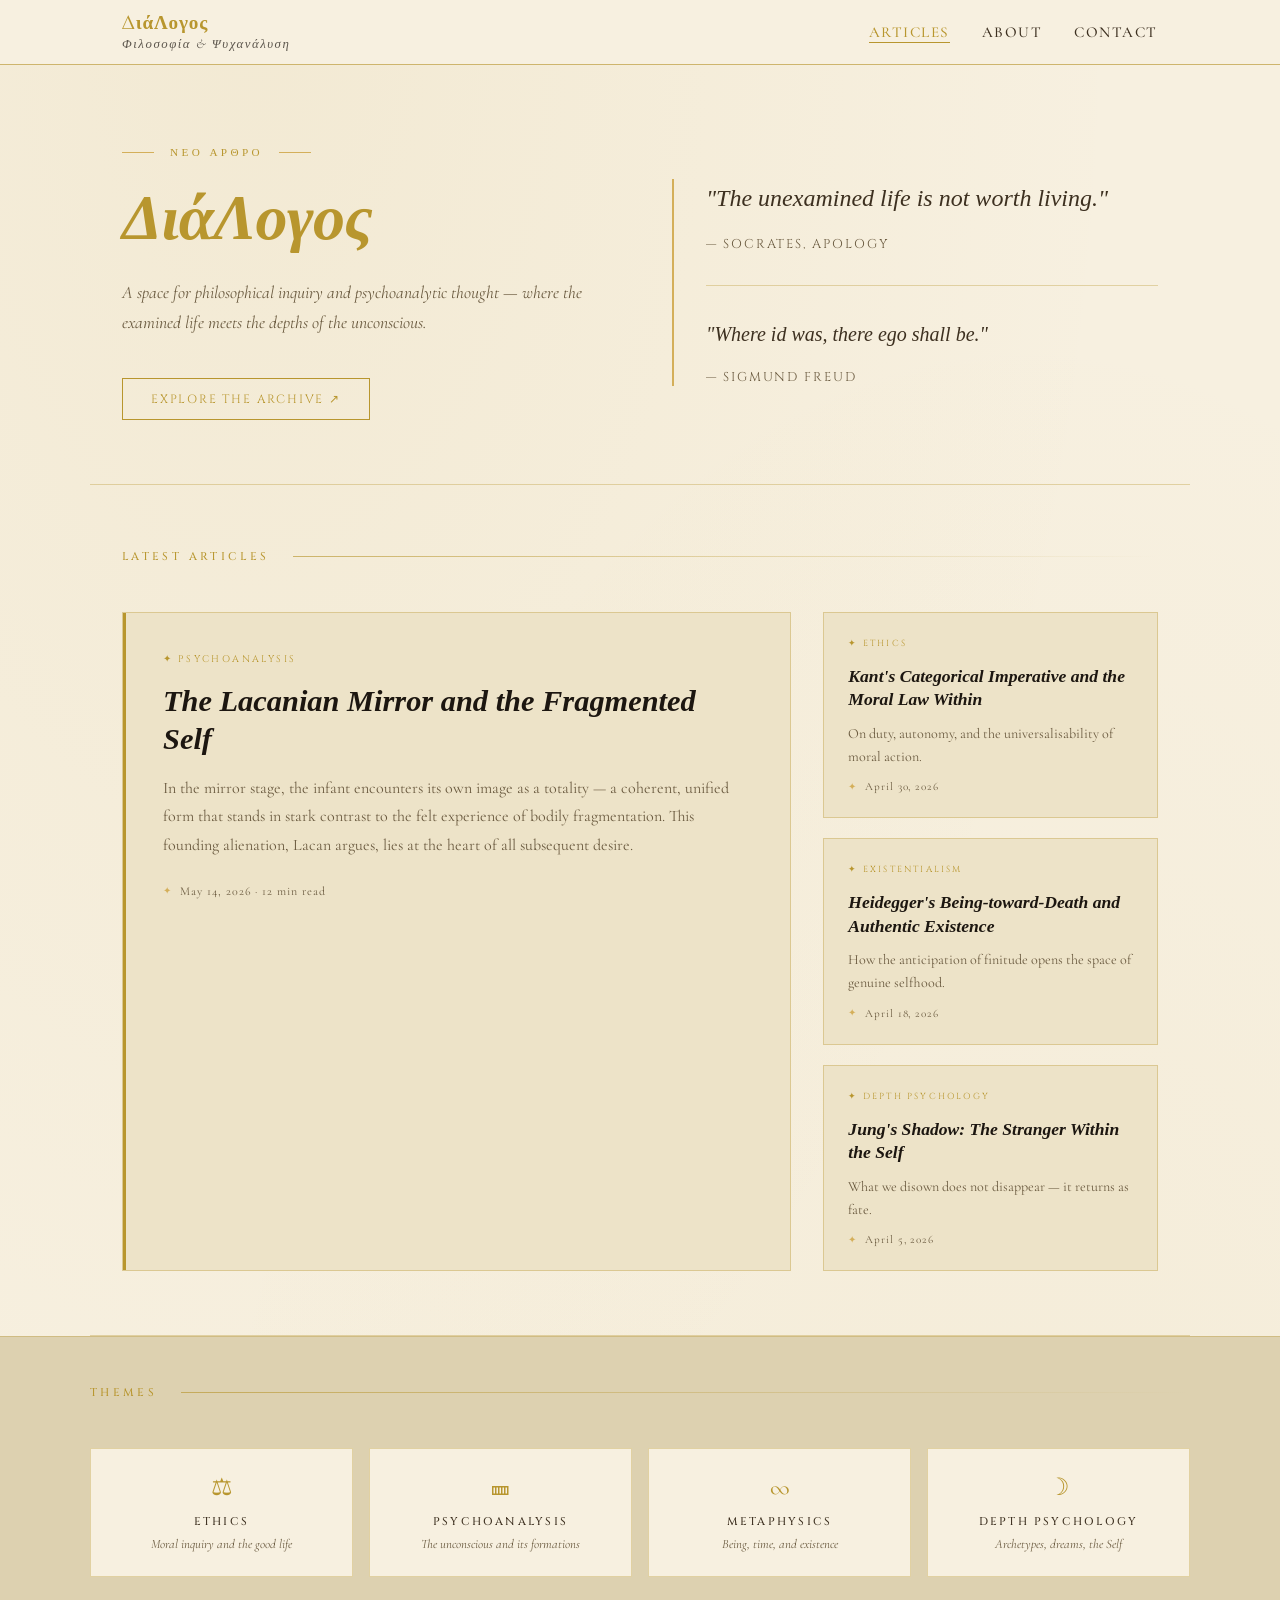
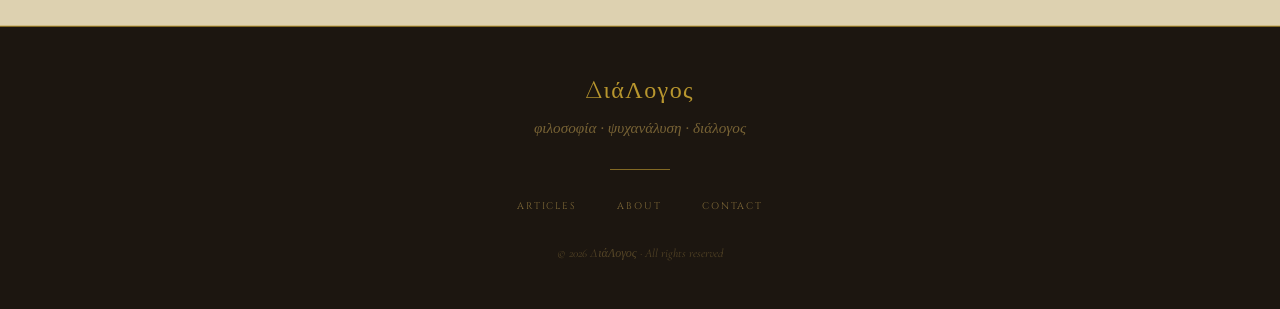
<file: index.html>
<!DOCTYPE html>
<html lang="el">
<head>
<meta charset="UTF-8">
  <meta name="viewport" content="width=device-width, initial-scale=1.0">
  <title>ΔιάΛογος — Φιλοσοφία & Ψυχανάλυση</title>
  <link href="https://fonts.googleapis.com/css2?family=IM+Fell+English:ital@0;1&family=Cormorant+Garamond:ital,wght@0,300;0,400;0,500;0,600;1,300;1,400;1,500&family=Cinzel:wght@400;500;600&display=swap" rel="stylesheet">
  <link rel="stylesheet" href="style.css">
  <script src="https://identity.netlify.com/v1/netlify-identity-widget.js"></script>
</head>
<body>


<nav>
  <div class="nav-inner">
    <div class="nav-logo" onclick="showSection('home')">
      <div class="nav-logo-block">
        <span style="font-family:'Cinzel',serif;font-size:1.2rem;font-weight:600;color:var(--gold);">ΔιάΛογος</span>
        <span class="subtitle">Φιλοσοφία & Ψυχανάλυση</span>
      </div>
    </div>
    <ul class="nav-links" id="navLinks">
      <li><a class="active" onclick="showSection('home')">Articles</a></li>
      <li><a onclick="showSection('about')">About</a></li>
      <li><a onclick="showSection('contact')">Contact</a></li>
    </ul>
    <button class="menu-toggle" onclick="toggleMenu()" aria-label="Menu">☰</button>
  </div>
</nav>

<!-- HOME / ARTICLES -->
<div id="section-home">

  <div class="hero">
    <div>
      <div class="hero-ornament">Νέο άρθρο</div>
      <h1><em>ΔιάΛογος</em></h1>
      <p class="hero-subtitle">A space for philosophical inquiry and psychoanalytic thought — where the examined life meets the depths of the unconscious.</p>
      <span class="hero-cta" onclick="document.querySelector('.articles-section').scrollIntoView({behavior:'smooth'})">Explore the Archive ↗</span>
    </div>
    <div class="hero-quote-side">
      <blockquote>"The unexamined life is not worth living."</blockquote>
      <cite>— Socrates, Apology</cite>
      <div style="margin-top:2rem; padding-top:2rem; border-top:1px solid var(--border);">
        <blockquote style="font-size:1.25rem;">"Where id was, there ego shall be."</blockquote>
        <cite>— Sigmund Freud</cite>
      </div>
    </div>
  </div>

  <div class="articles-section">
    <div class="section-header">
      <h2>Latest Articles</h2>
      <div class="section-rule"></div>
    </div>
    <div class="articles-grid">
      <div class="article-featured">
        <span class="article-tag">✦ Psychoanalysis</span>
        <h3>The Lacanian Mirror and the Fragmented Self</h3>
        <p>In the mirror stage, the infant encounters its own image as a totality — a coherent, unified form that stands in stark contrast to the felt experience of bodily fragmentation. This founding alienation, Lacan argues, lies at the heart of all subsequent desire.</p>
        <div class="article-meta">May 14, 2026 · 12 min read</div>
      </div>
      <div class="articles-stack">
        <div class="article-small">
          <span class="article-tag" style="font-size:0.55rem;">✦ Ethics</span>
          <h4>Kant's Categorical Imperative and the Moral Law Within</h4>
          <p>On duty, autonomy, and the universalisability of moral action.</p>
          <div class="article-meta" style="margin-top:0.75rem;font-size:0.7rem;">April 30, 2026</div>
        </div>
        <div class="article-small">
          <span class="article-tag" style="font-size:0.55rem;">✦ Existentialism</span>
          <h4>Heidegger's Being-toward-Death and Authentic Existence</h4>
          <p>How the anticipation of finitude opens the space of genuine selfhood.</p>
          <div class="article-meta" style="margin-top:0.75rem;font-size:0.7rem;">April 18, 2026</div>
        </div>
        <div class="article-small">
          <span class="article-tag" style="font-size:0.55rem;">✦ Depth Psychology</span>
          <h4>Jung's Shadow: The Stranger Within the Self</h4>
          <p>What we disown does not disappear — it returns as fate.</p>
          <div class="article-meta" style="margin-top:0.75rem;font-size:0.7rem;">April 5, 2026</div>
        </div>
      </div>
    </div>
  </div>

  <div class="categories-band">
    <div class="categories-inner">
      <div class="section-header">
        <h2>Themes</h2>
        <div class="section-rule"></div>
      </div>
      <div class="categories-grid">
        <div class="category-card">
          <div class="category-icon">⚖</div>
          <h3>Ethics</h3>
          <p>Moral inquiry and the good life</p>
        </div>
        <div class="category-card">
          <div class="category-icon">🝙</div>
          <h3>Psychoanalysis</h3>
          <p>The unconscious and its formations</p>
        </div>
        <div class="category-card">
          <div class="category-icon">∞</div>
          <h3>Metaphysics</h3>
          <p>Being, time, and existence</p>
        </div>
        <div class="category-card">
          <div class="category-icon">☽</div>
          <h3>Depth Psychology</h3>
          <p>Archetypes, dreams, the Self</p>
        </div>
      </div>
    </div>
  </div>

</div>

<!-- ABOUT -->
<div id="section-about" style="display:none;">
  <div class="about-section">
    <div class="about-sidebar">
      <div class="about-monogram">Δ</div>
      <h3>The Author</h3>
      <div class="role">Philosopher · Writer</div>
      <div class="about-details">
        <div class="about-detail-item"><span>✦</span> Athens, Greece</div>
        <div class="about-detail-item"><span>✦</span> Philosophy & Psychoanalysis</div>
        <div class="about-detail-item"><span>✦</span> Writing since 2018</div>
      </div>
    </div>
    <div class="about-body">
      <h2>On the Purpose of this Dialogue</h2>
      <p>Philosophy begins not in lecture halls or treatises, but in the lived encounter with perplexity — the moment when what seemed obvious reveals itself as deeply uncertain. ΔιάΛογος is an attempt to hold open that moment of uncertainty, to inhabit it with patience and rigor.</p>
      <p>Drawing from the long tradition of Western philosophy — from the pre-Socratics through Heidegger and Merleau-Ponty — and from the psychoanalytic inheritance of Freud, Lacan, and Jung, these writings explore the regions where thought and the unconscious overlap: where reason discovers its own limits, and where the irrational speaks a deeper truth.</p>
      <p>The name ΔιάΛογος — dialogue — is chosen deliberately. Philosophy is never a monologue. It requires an interlocutor: sometimes a text, sometimes a tradition, sometimes the reader themselves. These articles are invitations, not pronouncements.</p>
    </div>
  </div>
</div>

<!-- CONTACT -->
<div id="section-contact" style="display:none;">
  <div class="contact-section">
    <div class="section-header">
      <h2>Contact</h2>
      <div class="section-rule"></div>
    </div>
    <div class="contact-inner">
      <p class="contact-intro">"To think is to converse — with ideas, with thinkers, and with those who question." Write to begin a dialogue.</p>
      <div class="form-row">
        <label>Your Name</label>
        <input type="text" placeholder="How shall I address you?">
      </div>
      <div class="form-row">
        <label>Email Address</label>
        <input type="email" placeholder="Your correspondence address">
      </div>
      <div class="form-row">
        <label>Subject</label>
        <input type="text" placeholder="A question, a response, a thought...">
      </div>
      <div class="form-row">
        <label>Message</label>
        <textarea placeholder="Begin the dialogue here..."></textarea>
      </div>
      <button class="submit-btn" onclick="handleSubmit()">Send Message →</button>
    </div>
  </div>
</div>

<footer>
  <div class="footer-logo">ΔιάΛογος</div>
  <div class="footer-tagline">φιλοσοφία · ψυχανάλυση · διάλογος</div>
  <div class="footer-divider"></div>
  <ul class="footer-links">
    <li><a onclick="showSection('home')">Articles</a></li>
    <li><a onclick="showSection('about')">About</a></li>
    <li><a onclick="showSection('contact')">Contact</a></li>
  </ul>
  <p class="footer-copy">© 2026 ΔιάΛογος · All rights reserved</p>
</footer>

<script src="main.js"></script>

<script>
  if (window.netlifyIdentity) {
    window.netlifyIdentity.on("init", user => {
      if (!user) {
        window.netlifyIdentity.on("login", () => {
          document.location.href = "/admin/";
        });
      }
    });
  }
</script>

</body>
</html>
</file>
<file: style.css>
*, *::before, *::after { box-sizing: border-box; margin: 0; padding: 0; }

:root {
  --gold: #B8962E;
  --gold-light: #D4AF5A;
  --gold-pale: #F5EDD6;
  --ink: #1C1610;
  --ink-mid: #3D3020;
  --ink-faded: #6B5B40;
  --parchment: #F7F0E0;
  --parchment-dark: #EDE3C8;
  --parchment-deeper: #DDD1B0;
  --border: rgba(184,150,46,0.35);
  --border-strong: rgba(184,150,46,0.65);
}

html { scroll-behavior: smooth; }

body {
  background: var(--parchment);
  color: var(--ink);
  font-family: 'Cormorant Garamond', Georgia, serif;
  min-height: 100vh;
  background-image:
    radial-gradient(ellipse at 20% 0%, rgba(184,150,46,0.07) 0%, transparent 60%),
    radial-gradient(ellipse at 80% 100%, rgba(184,150,46,0.05) 0%, transparent 60%);
}

/* ── NAV ── */
nav {
  border-bottom: 1px solid var(--border-strong);
  background: rgba(247,240,224,0.96);
  backdrop-filter: blur(4px);
  position: sticky;
  top: 0;
  z-index: 100;
}
.nav-inner {
  max-width: 1100px;
  margin: 0 auto;
  padding: 0 2rem;
  display: flex;
  align-items: center;
  justify-content: space-between;
  height: 64px;
}
.nav-logo {
  font-family: 'Cinzel', serif;
  font-size: 1.25rem;
  font-weight: 600;
  color: var(--gold);
  letter-spacing: 0.04em;
  text-decoration: none;
  display: flex;
  align-items: center;
  gap: 0.5rem;
  cursor: pointer;
}
.nav-logo-block { display: flex; flex-direction: column; line-height: 1.1; }
.nav-logo-block .subtitle {
  color: var(--ink);
  font-weight: 400;
  font-size: 0.8rem;
  letter-spacing: 0.12em;
  font-family: 'Cormorant Garamond', serif;
  font-style: italic;
  opacity: 0.7;
  display: block;
  margin-top: 2px;
}
.nav-links { display: flex; gap: 2rem; list-style: none; }
.nav-links a {
  font-family: 'Cormorant Garamond', serif;
  font-size: 0.95rem;
  letter-spacing: 0.1em;
  color: var(--ink-mid);
  text-decoration: none;
  text-transform: uppercase;
  font-weight: 500;
  transition: color 0.2s;
  position: relative;
  padding-bottom: 2px;
  cursor: pointer;
}
.nav-links a::after {
  content: '';
  position: absolute;
  bottom: 0; left: 0;
  width: 0; height: 1px;
  background: var(--gold);
  transition: width 0.25s ease;
}
.nav-links a:hover { color: var(--gold); }
.nav-links a:hover::after, .nav-links a.active::after { width: 100%; }
.nav-links a.active { color: var(--gold); }

.menu-toggle {
  display: none;
  background: none;
  border: none;
  cursor: pointer;
  font-size: 1.4rem;
  color: var(--ink-mid);
  padding: 0.25rem;
}

/* ── HERO ── */
.hero {
  max-width: 1100px;
  margin: 0 auto;
  padding: 5rem 2rem 4rem;
  display: grid;
  grid-template-columns: 1fr 1fr;
  gap: 4rem;
  align-items: center;
  border-bottom: 1px solid var(--border);
}
.hero-ornament {
  font-size: 0.7rem;
  letter-spacing: 0.3em;
  color: var(--gold);
  text-transform: uppercase;
  font-family: 'Cinzel', serif;
  margin-bottom: 1.5rem;
  display: flex;
  align-items: center;
  gap: 1rem;
}
.hero-ornament::before, .hero-ornament::after {
  content: '';
  display: block;
  height: 1px;
  width: 2rem;
  background: var(--gold-light);
}
.hero h1 {
  font-family: 'Cinzel', serif;
  font-size: 3.8rem;
  font-weight: 600;
  color: var(--ink);
  line-height: 1.05;
  margin-bottom: 0.25rem;
  letter-spacing: -0.01em;
}
.hero h1 em {
  font-family: 'IM Fell English', serif;
  font-style: italic;
  color: var(--gold);
  font-size: 4rem;
}
.hero-subtitle {
  font-size: 1.1rem;
  color: var(--ink-faded);
  font-style: italic;
  margin: 1.5rem 0 2.5rem;
  line-height: 1.7;
}
.hero-cta {
  display: inline-flex;
  align-items: center;
  gap: 0.75rem;
  padding: 0.75rem 1.75rem;
  border: 1px solid var(--gold);
  color: var(--gold);
  font-family: 'Cinzel', serif;
  font-size: 0.75rem;
  letter-spacing: 0.15em;
  text-transform: uppercase;
  text-decoration: none;
  transition: all 0.25s;
  cursor: pointer;
  background: transparent;
}
.hero-cta:hover {
  background: var(--gold);
  color: var(--parchment);
}
.hero-quote-side {
  border-left: 2px solid var(--gold-light);
  padding-left: 2rem;
}
.hero-quote-side blockquote {
  font-family: 'IM Fell English', serif;
  font-size: 1.5rem;
  font-style: italic;
  color: var(--ink-mid);
  line-height: 1.6;
  margin-bottom: 1rem;
}
.hero-quote-side cite {
  font-size: 0.8rem;
  letter-spacing: 0.15em;
  color: var(--ink-faded);
  text-transform: uppercase;
  font-style: normal;
  font-family: 'Cinzel', serif;
}

/* ── SECTION HEADERS ── */
.section-header {
  display: flex;
  align-items: center;
  gap: 1.5rem;
  margin-bottom: 3rem;
}
.section-header h2 {
  font-family: 'Cinzel', serif;
  font-size: 0.7rem;
  letter-spacing: 0.3em;
  text-transform: uppercase;
  color: var(--gold);
  white-space: nowrap;
  font-weight: 500;
}
.section-rule {
  flex: 1;
  height: 1px;
  background: linear-gradient(to right, var(--border-strong), transparent);
}

/* ── ARTICLES ── */
.articles-section {
  max-width: 1100px;
  margin: 0 auto;
  padding: 4rem 2rem;
  border-bottom: 1px solid var(--border);
}
.articles-grid {
  display: grid;
  grid-template-columns: 2fr 1fr;
  gap: 2rem;
}
.article-featured {
  background: var(--parchment-dark);
  border: 1px solid var(--border);
  padding: 2.5rem;
  position: relative;
  cursor: pointer;
  transition: border-color 0.25s;
}
.article-featured:hover { border-color: var(--gold); }
.article-featured::before {
  content: '';
  position: absolute;
  top: 0; left: 0;
  width: 3px; height: 100%;
  background: var(--gold);
}
.article-tag {
  font-family: 'Cinzel', serif;
  font-size: 0.6rem;
  letter-spacing: 0.25em;
  text-transform: uppercase;
  color: var(--gold);
  margin-bottom: 1rem;
  display: block;
}
.article-featured h3 {
  font-family: 'IM Fell English', serif;
  font-size: 1.9rem;
  font-style: italic;
  color: var(--ink);
  line-height: 1.25;
  margin-bottom: 1rem;
}
.article-featured p {
  font-size: 1rem;
  line-height: 1.8;
  color: var(--ink-faded);
  margin-bottom: 1.5rem;
}
.article-meta {
  font-size: 0.75rem;
  color: var(--ink-faded);
  letter-spacing: 0.08em;
  font-family: 'Cormorant Garamond', serif;
  display: flex;
  align-items: center;
  gap: 0.5rem;
}
.article-meta::before {
  content: '✦';
  color: var(--gold-light);
  font-size: 0.6rem;
}
.articles-stack { display: flex; flex-direction: column; gap: 1.25rem; }
.article-small {
  background: var(--parchment-dark);
  border: 1px solid var(--border);
  padding: 1.5rem;
  cursor: pointer;
  transition: border-color 0.25s;
}
.article-small:hover { border-color: var(--gold); }
.article-small h4 {
  font-family: 'IM Fell English', serif;
  font-size: 1.1rem;
  font-style: italic;
  color: var(--ink);
  line-height: 1.35;
  margin: 0.4rem 0 0.6rem;
}
.article-small p {
  font-size: 0.88rem;
  line-height: 1.65;
  color: var(--ink-faded);
}

/* ── CATEGORIES ── */
.categories-band {
  background: var(--parchment-deeper);
  border-top: 1px solid var(--border);
  border-bottom: 1px solid var(--border);
  padding: 3rem 2rem;
}
.categories-inner { max-width: 1100px; margin: 0 auto; }
.categories-grid {
  display: grid;
  grid-template-columns: repeat(4, 1fr);
  gap: 1rem;
  margin-top: 2rem;
}
.category-card {
  border: 1px solid var(--border);
  padding: 1.5rem 1.25rem;
  background: var(--parchment);
  cursor: pointer;
  transition: all 0.25s;
  text-align: center;
}
.category-card:hover {
  border-color: var(--gold);
  background: var(--gold-pale);
}
.category-icon {
  font-size: 1.5rem;
  margin-bottom: 0.75rem;
  color: var(--gold);
}
.category-card h3 {
  font-family: 'Cinzel', serif;
  font-size: 0.7rem;
  letter-spacing: 0.2em;
  text-transform: uppercase;
  color: var(--ink-mid);
  margin-bottom: 0.4rem;
  font-weight: 500;
}
.category-card p {
  font-size: 0.8rem;
  color: var(--ink-faded);
  font-style: italic;
}

/* ── ABOUT ── */
.about-section {
  max-width: 1100px;
  margin: 0 auto;
  padding: 4rem 2rem;
  display: grid;
  grid-template-columns: 1fr 2fr;
  gap: 4rem;
  align-items: start;
  border-bottom: 1px solid var(--border);
}
.about-sidebar { position: sticky; top: 5rem; }
.about-monogram {
  width: 80px; height: 80px;
  border: 1px solid var(--border-strong);
  display: flex; align-items: center; justify-content: center;
  font-family: 'Cinzel', serif;
  font-size: 1.8rem;
  color: var(--gold);
  margin-bottom: 1.5rem;
  background: var(--parchment-dark);
}
.about-sidebar h3 {
  font-family: 'IM Fell English', serif;
  font-size: 1.4rem;
  font-style: italic;
  color: var(--ink);
  margin-bottom: 0.35rem;
}
.about-sidebar .role {
  font-size: 0.75rem;
  letter-spacing: 0.15em;
  text-transform: uppercase;
  color: var(--gold);
  font-family: 'Cinzel', serif;
  font-weight: 400;
}
.about-details {
  margin-top: 1.5rem;
  display: flex;
  flex-direction: column;
  gap: 0.75rem;
}
.about-detail-item {
  font-size: 0.8rem;
  color: var(--ink-faded);
  display: flex;
  align-items: center;
  gap: 0.5rem;
}
.about-detail-item span { color: var(--gold); }
.about-body h2 {
  font-family: 'IM Fell English', serif;
  font-size: 2.2rem;
  font-style: italic;
  color: var(--ink);
  margin-bottom: 1.5rem;
  line-height: 1.2;
}
.about-body p {
  font-size: 1.05rem;
  line-height: 1.85;
  color: var(--ink-mid);
  margin-bottom: 1.25rem;
}
.about-body p:first-of-type::first-letter {
  font-family: 'Cinzel', serif;
  font-size: 3.5rem;
  font-weight: 600;
  color: var(--gold);
  float: left;
  line-height: 0.75;
  margin: 0.15rem 0.2rem 0 0;
}

/* ── CONTACT ── */
.contact-section {
  max-width: 1100px;
  margin: 0 auto;
  padding: 4rem 2rem;
}
.contact-inner { max-width: 600px; }
.contact-intro {
  font-family: 'IM Fell English', serif;
  font-size: 1.25rem;
  font-style: italic;
  color: var(--ink-faded);
  margin-bottom: 2.5rem;
  line-height: 1.7;
}
.form-row { margin-bottom: 1.5rem; }
.form-row label {
  display: block;
  font-family: 'Cinzel', serif;
  font-size: 0.65rem;
  letter-spacing: 0.25em;
  text-transform: uppercase;
  color: var(--gold);
  margin-bottom: 0.5rem;
}
.form-row input, .form-row textarea {
  width: 100%;
  background: var(--parchment-dark);
  border: 1px solid var(--border);
  padding: 0.75rem 1rem;
  font-family: 'Cormorant Garamond', serif;
  font-size: 1rem;
  color: var(--ink);
  outline: none;
  transition: border-color 0.2s;
  resize: vertical;
  appearance: none;
  -webkit-appearance: none;
}
.form-row input:focus, .form-row textarea:focus { border-color: var(--gold); }
.form-row textarea { height: 140px; }
.submit-btn {
  display: inline-flex;
  align-items: center;
  gap: 0.75rem;
  padding: 0.85rem 2rem;
  background: var(--ink);
  color: var(--gold-light);
  border: none;
  font-family: 'Cinzel', serif;
  font-size: 0.7rem;
  letter-spacing: 0.2em;
  text-transform: uppercase;
  cursor: pointer;
  transition: background 0.25s;
}
.submit-btn:hover { background: var(--ink-mid); }

/* ── FOOTER ── */
footer {
  border-top: 1px solid var(--border-strong);
  background: var(--ink);
  padding: 3rem 2rem;
  text-align: center;
}
.footer-logo {
  font-family: 'Cinzel', serif;
  font-size: 1.5rem;
  color: var(--gold);
  letter-spacing: 0.06em;
  margin-bottom: 0.75rem;
}
.footer-tagline {
  font-family: 'IM Fell English', serif;
  font-style: italic;
  color: rgba(212,175,90,0.5);
  font-size: 0.95rem;
  margin-bottom: 2rem;
}
.footer-divider {
  width: 60px;
  height: 1px;
  background: var(--border-strong);
  margin: 1.5rem auto;
}
.footer-links {
  display: flex;
  justify-content: center;
  gap: 2.5rem;
  list-style: none;
  margin-bottom: 2rem;
}
.footer-links a {
  font-family: 'Cinzel', serif;
  font-size: 0.6rem;
  letter-spacing: 0.2em;
  text-transform: uppercase;
  color: rgba(212,175,90,0.55);
  text-decoration: none;
  transition: color 0.2s;
  cursor: pointer;
}
.footer-links a:hover { color: var(--gold-light); }
.footer-copy {
  font-size: 0.75rem;
  color: rgba(212,175,90,0.3);
  font-style: italic;
}

/* ── RESPONSIVE ── */
@media (max-width: 820px) {
  .hero { grid-template-columns: 1fr; gap: 2.5rem; padding: 3rem 1.5rem; }
  .hero h1 { font-size: 2.8rem; }
  .hero h1 em { font-size: 3rem; }
  .articles-grid { grid-template-columns: 1fr; }
  .categories-grid { grid-template-columns: repeat(2, 1fr); }
  .about-section { grid-template-columns: 1fr; gap: 2rem; }
  .about-sidebar { position: static; }
  .nav-links {
    display: none;
    flex-direction: column;
    position: absolute;
    top: 64px; left: 0; right: 0;
    background: var(--parchment);
    border-bottom: 1px solid var(--border-strong);
    padding: 1rem 2rem 1.5rem;
    gap: 1.25rem;
  }
  .nav-links.open { display: flex; }
  .menu-toggle { display: block; }
}
@media (max-width: 480px) {
  .categories-grid { grid-template-columns: 1fr; }
  .hero h1 { font-size: 2.2rem; }
  .hero h1 em { font-size: 2.4rem; }
}
</file>
